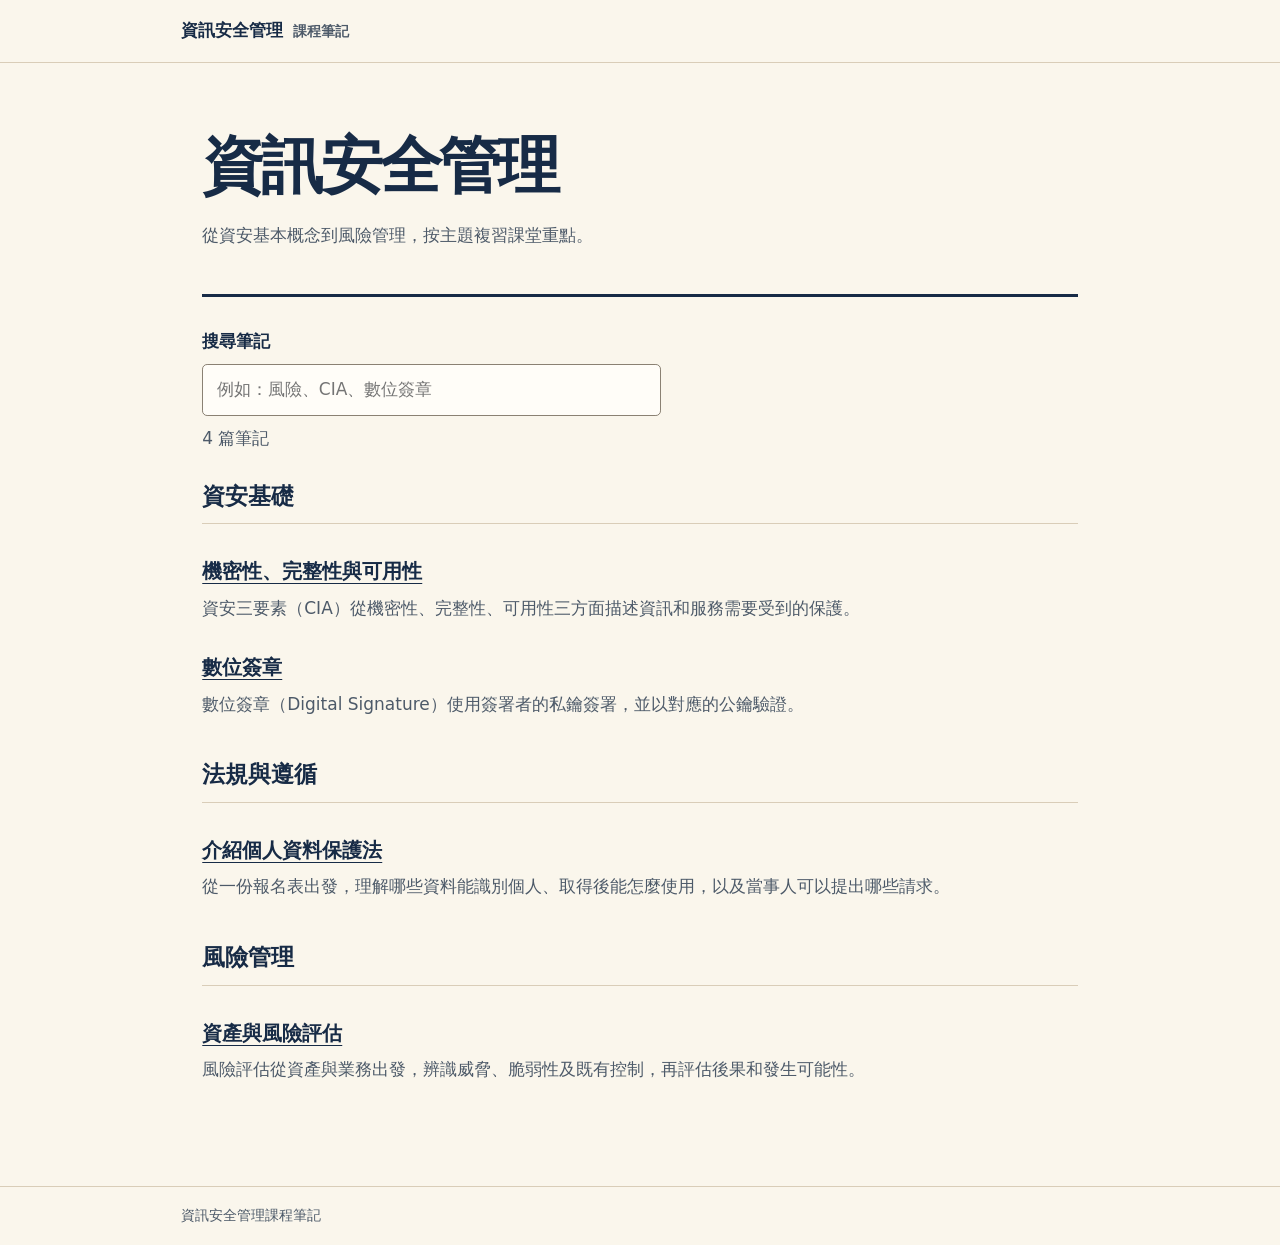
<file: index.html>
<!doctype html>
<html lang="zh-Hant">
<head>
<meta charset="utf-8">
<meta name="viewport" content="width=device-width, initial-scale=1">
<title>首頁 · 資訊安全管理課程筆記</title>
<link rel="stylesheet" href="style.css">
<script src="app.js" defer></script>
</head>
<body>
<a class="skip" href="#main">跳至主要內容</a>
<header class="masthead"><a href="index.html">資訊安全管理<span>課程筆記</span></a></header>
<main id="main">
<div class="intro">
<h1>資訊安全管理</h1>
<p>從資安基本概念到風險管理，按主題複習課堂重點。</p>
</div>
<div class="catalog">
<label for="search">搜尋筆記</label>
<input id="search" type="search" placeholder="例如：風險、CIA、數位簽章">
<p id="results" aria-live="polite">4 篇筆記</p>
<section class="group"><h2>資安基礎</h2><ul><li data-note data-search="資安基礎 機密性、完整性與可用性 資安三要素（CIA）從機密性、完整性、可用性三方面描述資訊和服務需要受到的保護。 - 機密性（Confidentiality）關注誰可以接觸資料。
- 完整性（Integrity）關注資料是否正確，以及是否遭到未授權修改。
- 可用性（Availability）關注授權使用者能否在需要時取得資料或使用服務。

三個構面可以套用在同一項業務。分析時先找出需要保護的資料和服務，再分別問：哪些人能讀取？如何知道紀錄正確？使用者在什麼時段需要服務？ 教學示例：以課程選課系統來看，限制誰能讀取名單是機密性，避免選課紀錄被擅改是完整性，選課時段能順利登入則是可用性。

複習題：選課系統可正常登入，但學生的選課紀錄被擅自修改。優先受影響的是完整性，因為問題出在資料正確性。若課程名單也被未授權者讀取，還要考量機密性。 課程教材《ISM1 資訊安全範疇》，PDF 第 5 頁，SRC-0004。"><a href="notes/cia-triad.html">機密性、完整性與可用性</a><p>資安三要素（CIA）從機密性、完整性、可用性三方面描述資訊和服務需要受到的保護。</p></li><li data-note data-search="資安基礎 數位簽章 數位簽章（Digital Signature）使用簽署者的私鑰簽署，並以對應的公鑰驗證。 驗證者需要取得可信的簽署者公鑰，才能用驗證結果判斷簽章與訊息是否相符。若訊息還需要保密，須另外考慮加密。

簽署與驗證可拆成兩個步驟。簽署者使用私鑰對訊息產生簽章。驗證者以取得的公鑰核對簽章與收到的訊息。驗證結果取決於公鑰與身分的對應是否可信。 教材以比特幣交易為例，說明如何透過簽章驗證交易授權。可用這個案例複習私鑰簽署與公鑰驗證各自的用途。

複習題：若簽署後有人修改訊息，驗證者仍用原簽章檢查修改後的版本，核對應無法通過。若還需要讓旁人無法讀取訊息，則要另外考量加密。 - 課程教材《ISM1 資訊安全範疇》，PDF 第 33–34 頁，SRC-0004。
- 課程教材《ISM 5-1 Blockchain &amp; Bitcoin》，PDF 第 10–11、18–19 頁，SRC-0001。"><a href="notes/digital-signature.html">數位簽章</a><p>數位簽章（Digital Signature）使用簽署者的私鑰簽署，並以對應的公鑰驗證。</p></li></ul></section>
<section class="group"><h2>法規與遵循</h2><ul><li data-note data-search="法規與遵循 介紹個人資料保護法 從一份報名表出發，理解哪些資料能識別個人、取得後能怎麼使用，以及當事人可以提出哪些請求。 閱讀範圍：本篇依課程使用的民國 104 年 12 月 30 日修正版本整理。以下條號與說明均對應該歷史教材，現行適用條件須另查官方法規。

立法目的與個人資料（第 1、2 條）。教材將保障人格權與促進合理利用並列。姓名、聯絡方式與醫療資料是常見類型，判斷時也要看資料能否直接或間接識別自然人。即使欄位沒有姓名，仍須考量它與其他資料組合後是否能指向特定的人。

蒐集、處理與利用（第 2、5 條）。取得資料是蒐集。為建立或使用個資檔案而記錄、儲存、修正或刪除資料，屬於處理。將已蒐集的資料作處理以外的使用，屬於利用。教材要求資料活動與蒐集目的有合理關聯，並落在特定目的的必要範圍內。

當事人權利（第 3、10、11 條）。當事人可依規定請求查詢或閱覽、取得複製本、補充或更正、停止蒐集處理利用，以及刪除。第 10、11 條另說明行使條件與例外。接到請求時，先辨明對方希望查看資料、修改內容，或停止某項資料活動。

告知事項（第 8、9 條）。向當事人蒐集時，教材列出蒐集者名稱、蒐集目的、資料類別、利用期間與範圍、當事人權利與行使方式等事項。若資料來自當事人以外的來源，第 9 條另談來源告知。兩條都包含例外情形。

保存與後續處置（第 11、18、27 條）。教材把資料正確性、目的消失或期限屆滿後的處置，以及安全維護放在資料管理的不同環節。第 18、27 條在這份歷史教材中分別討論公務機關與非公務機關的安全維護，保護面向包括竊取、竄改、毀損、滅失與洩漏。 教學示例：系上舉辦資安講座，以表單收集姓名與電子郵件，供報名確認和活動通知。以下用教材概念拆解流程。

- 報名時。取得姓名與信箱屬於蒐集。先說明收集資料的目的、用途與聯絡窗口，再檢視各欄位對活動是否必要。
- 整理名單時。匯入、修正及保存報名紀錄屬於處理。可限制名單由承辦人存取，並確認更正後的信箱是否同步反映在通知名單。
- 寄通知時。使用名單寄出場地資訊是資料利用。若日後想用同一份名單宣傳其他活動，應重新檢視目的與適用條件。
- 活動結束後。若有人要求更正或刪除，先確認請求的內容，再依適用條件處理。也可趁此檢查哪些資料仍有保存目的。

複習題：活動後要用報名名單寄送其他活動廣告，你會先檢查什麼？可先比較原先的蒐集目的與新用途，再回查教材第 5 條及相關規定。 - 課程教材《ISM2-1個人資料保護法_螢光重點》，SRC-0006，民國 104 年 12 月 30 日修正版本。
- PDF 第 1 頁，第 1–3、5 條。PDF 第 2–3 頁，第 8–11 條。PDF 第 4、6 頁，第 18、27 條。"><a href="notes/personal-data-protection.html">介紹個人資料保護法</a><p>從一份報名表出發，理解哪些資料能識別個人、取得後能怎麼使用，以及當事人可以提出哪些請求。</p></li></ul></section>
<section class="group"><h2>風險管理</h2><ul><li data-note data-search="風險管理 資產與風險評估 風險評估從資產與業務出發，辨識威脅、脆弱性及既有控制，再評估後果和發生可能性。 - 資產盤點記錄需要保護的資訊或系統，以及負責管理的人。
- 威脅是可能造成損害的情況。脆弱性是可能讓損害發生或擴大的弱點。
- 評估後果與發生可能性後，再依組織採用的準則選擇風險處理方式。

區分「可能發生什麼事」與「哪個弱點使它容易發生」。辨識這兩項後，再盤點目前的控制措施，評估在現有防護下仍可能發生的影響。 教學示例：以課程作業平台為資產，列出帳號遭冒用的風險，檢視現有登入控制，再評估作業資料可能受到的影響。教材中的計分與接受門檻是示例，實際使用時須依組織情境設定。

教學示例：若平台共用管理帳號，可先記錄帳號遭冒用的威脅與共用帳號的弱點，再檢視可能影響的資料及操作。評估後，可把改用個別帳號和定期檢視權限列為改善選項。 課程教材《ISM3-3 資通安全維護計畫撰寫作業》，PDF 第 15–29 頁，SRC-0011。"><a href="notes/risk-assessment.html">資產與風險評估</a><p>風險評估從資產與業務出發，辨識威脅、脆弱性及既有控制，再評估後果和發生可能性。</p></li></ul></section>
</div>
</main>
<footer>資訊安全管理課程筆記</footer>
</body>
</html>
</file>
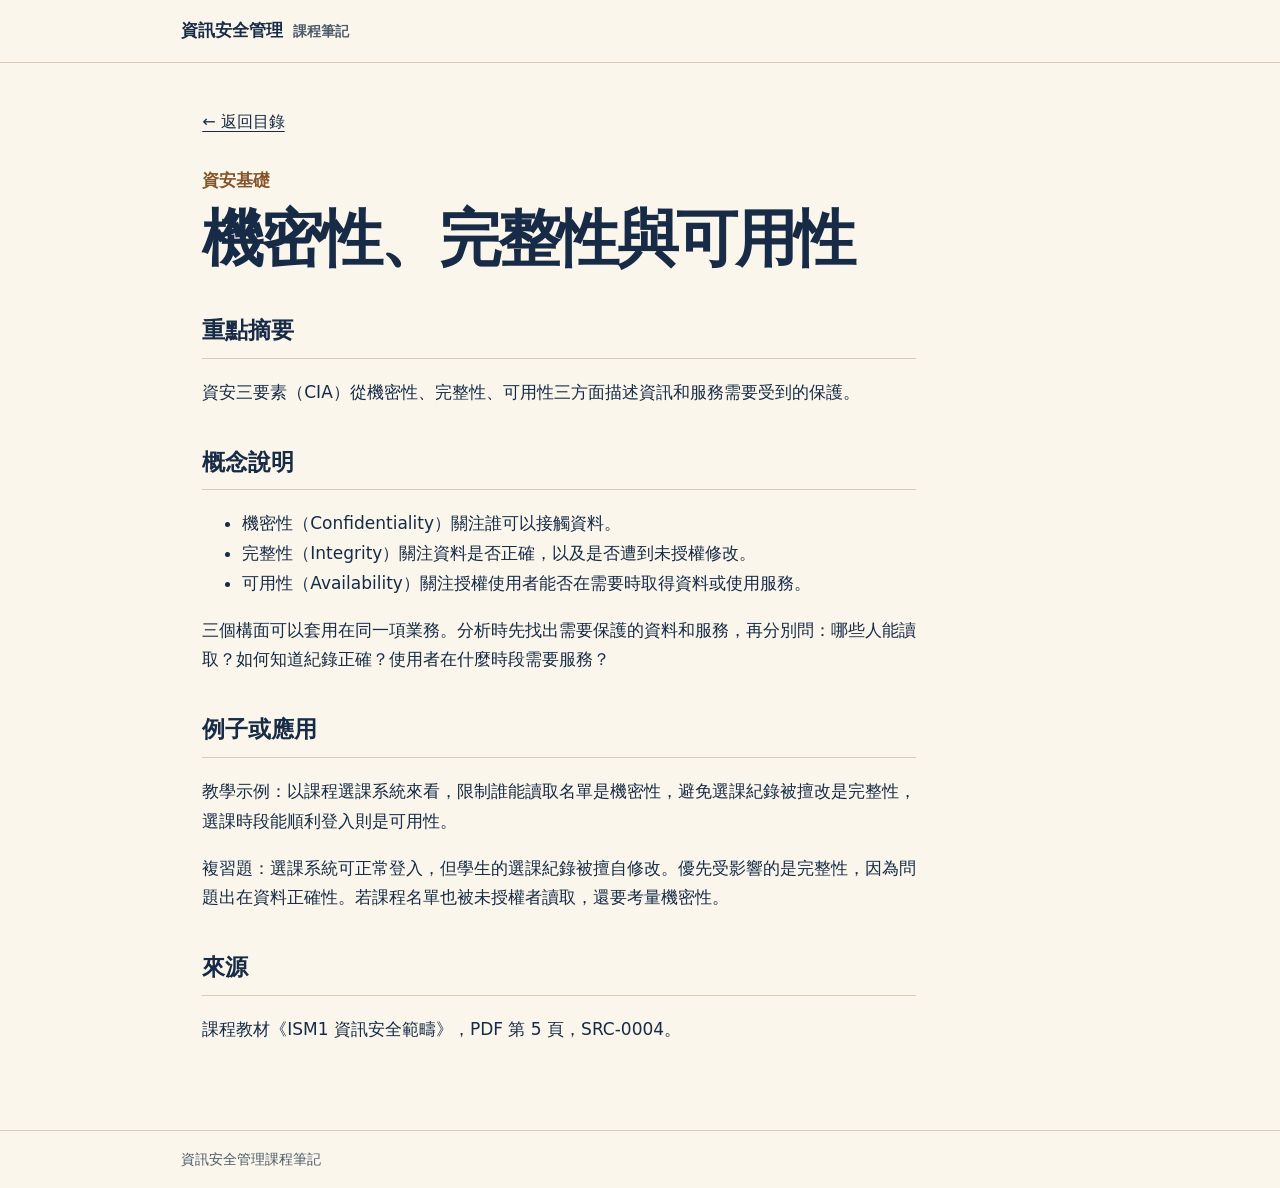
<file: notes/cia-triad.html>
<!doctype html>
<html lang="zh-Hant">
<head>
<meta charset="utf-8">
<meta name="viewport" content="width=device-width, initial-scale=1">
<title>機密性、完整性與可用性 · 資訊安全管理課程筆記</title>
<link rel="stylesheet" href="../style.css">

</head>
<body>
<a class="skip" href="#main">跳至主要內容</a>
<header class="masthead"><a href="../index.html">資訊安全管理<span>課程筆記</span></a></header>
<main id="main">
<article><a class="back" href="../index.html">← 返回目錄</a><p class="category">資安基礎</p><h1>機密性、完整性與可用性</h1><section><h2>重點摘要</h2><p>資安三要素（CIA）從機密性、完整性、可用性三方面描述資訊和服務需要受到的保護。</p></section>
<section><h2>概念說明</h2><ul><li>機密性（Confidentiality）關注誰可以接觸資料。</li><li>完整性（Integrity）關注資料是否正確，以及是否遭到未授權修改。</li><li>可用性（Availability）關注授權使用者能否在需要時取得資料或使用服務。</li></ul>
<p>三個構面可以套用在同一項業務。分析時先找出需要保護的資料和服務，再分別問：哪些人能讀取？如何知道紀錄正確？使用者在什麼時段需要服務？</p></section>
<section><h2>例子或應用</h2><p>教學示例：以課程選課系統來看，限制誰能讀取名單是機密性，避免選課紀錄被擅改是完整性，選課時段能順利登入則是可用性。</p>
<p>複習題：選課系統可正常登入，但學生的選課紀錄被擅自修改。優先受影響的是完整性，因為問題出在資料正確性。若課程名單也被未授權者讀取，還要考量機密性。</p></section>
<section><h2>來源</h2><p>課程教材《ISM1 資訊安全範疇》，PDF 第 5 頁，SRC-0004。</p></section></article>
</main>
<footer>資訊安全管理課程筆記</footer>
</body>
</html>
</file>
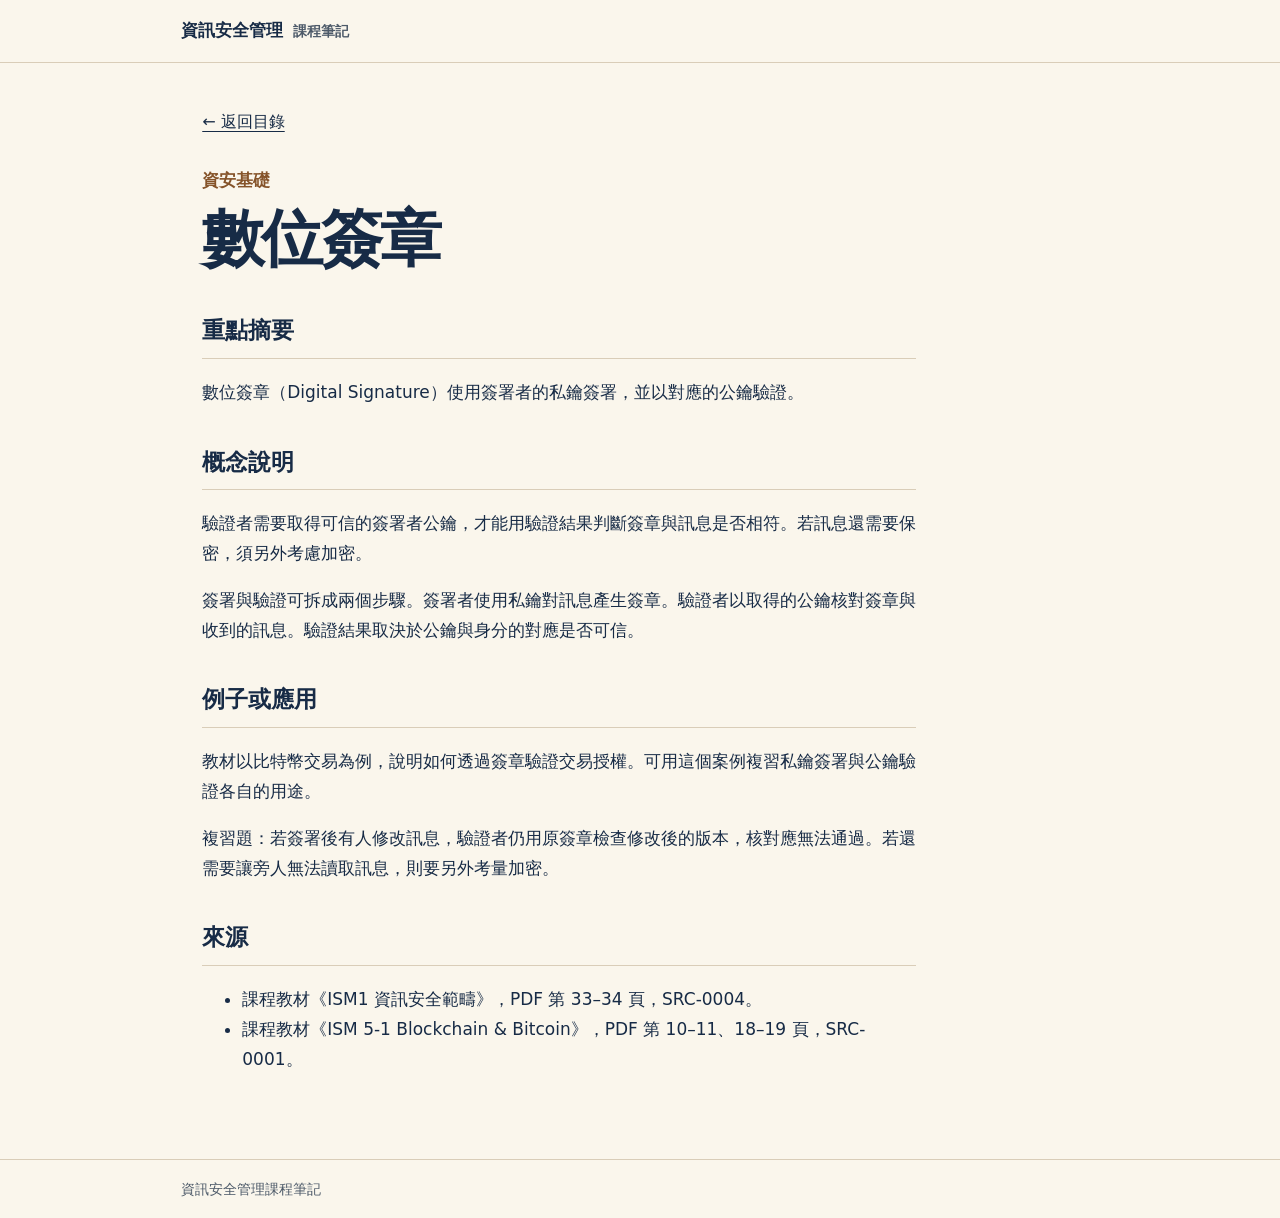
<file: notes/digital-signature.html>
<!doctype html>
<html lang="zh-Hant">
<head>
<meta charset="utf-8">
<meta name="viewport" content="width=device-width, initial-scale=1">
<title>數位簽章 · 資訊安全管理課程筆記</title>
<link rel="stylesheet" href="../style.css">

</head>
<body>
<a class="skip" href="#main">跳至主要內容</a>
<header class="masthead"><a href="../index.html">資訊安全管理<span>課程筆記</span></a></header>
<main id="main">
<article><a class="back" href="../index.html">← 返回目錄</a><p class="category">資安基礎</p><h1>數位簽章</h1><section><h2>重點摘要</h2><p>數位簽章（Digital Signature）使用簽署者的私鑰簽署，並以對應的公鑰驗證。</p></section>
<section><h2>概念說明</h2><p>驗證者需要取得可信的簽署者公鑰，才能用驗證結果判斷簽章與訊息是否相符。若訊息還需要保密，須另外考慮加密。</p>
<p>簽署與驗證可拆成兩個步驟。簽署者使用私鑰對訊息產生簽章。驗證者以取得的公鑰核對簽章與收到的訊息。驗證結果取決於公鑰與身分的對應是否可信。</p></section>
<section><h2>例子或應用</h2><p>教材以比特幣交易為例，說明如何透過簽章驗證交易授權。可用這個案例複習私鑰簽署與公鑰驗證各自的用途。</p>
<p>複習題：若簽署後有人修改訊息，驗證者仍用原簽章檢查修改後的版本，核對應無法通過。若還需要讓旁人無法讀取訊息，則要另外考量加密。</p></section>
<section><h2>來源</h2><ul><li>課程教材《ISM1 資訊安全範疇》，PDF 第 33–34 頁，SRC-0004。</li><li>課程教材《ISM 5-1 Blockchain &amp; Bitcoin》，PDF 第 10–11、18–19 頁，SRC-0001。</li></ul></section></article>
</main>
<footer>資訊安全管理課程筆記</footer>
</body>
</html>
</file>
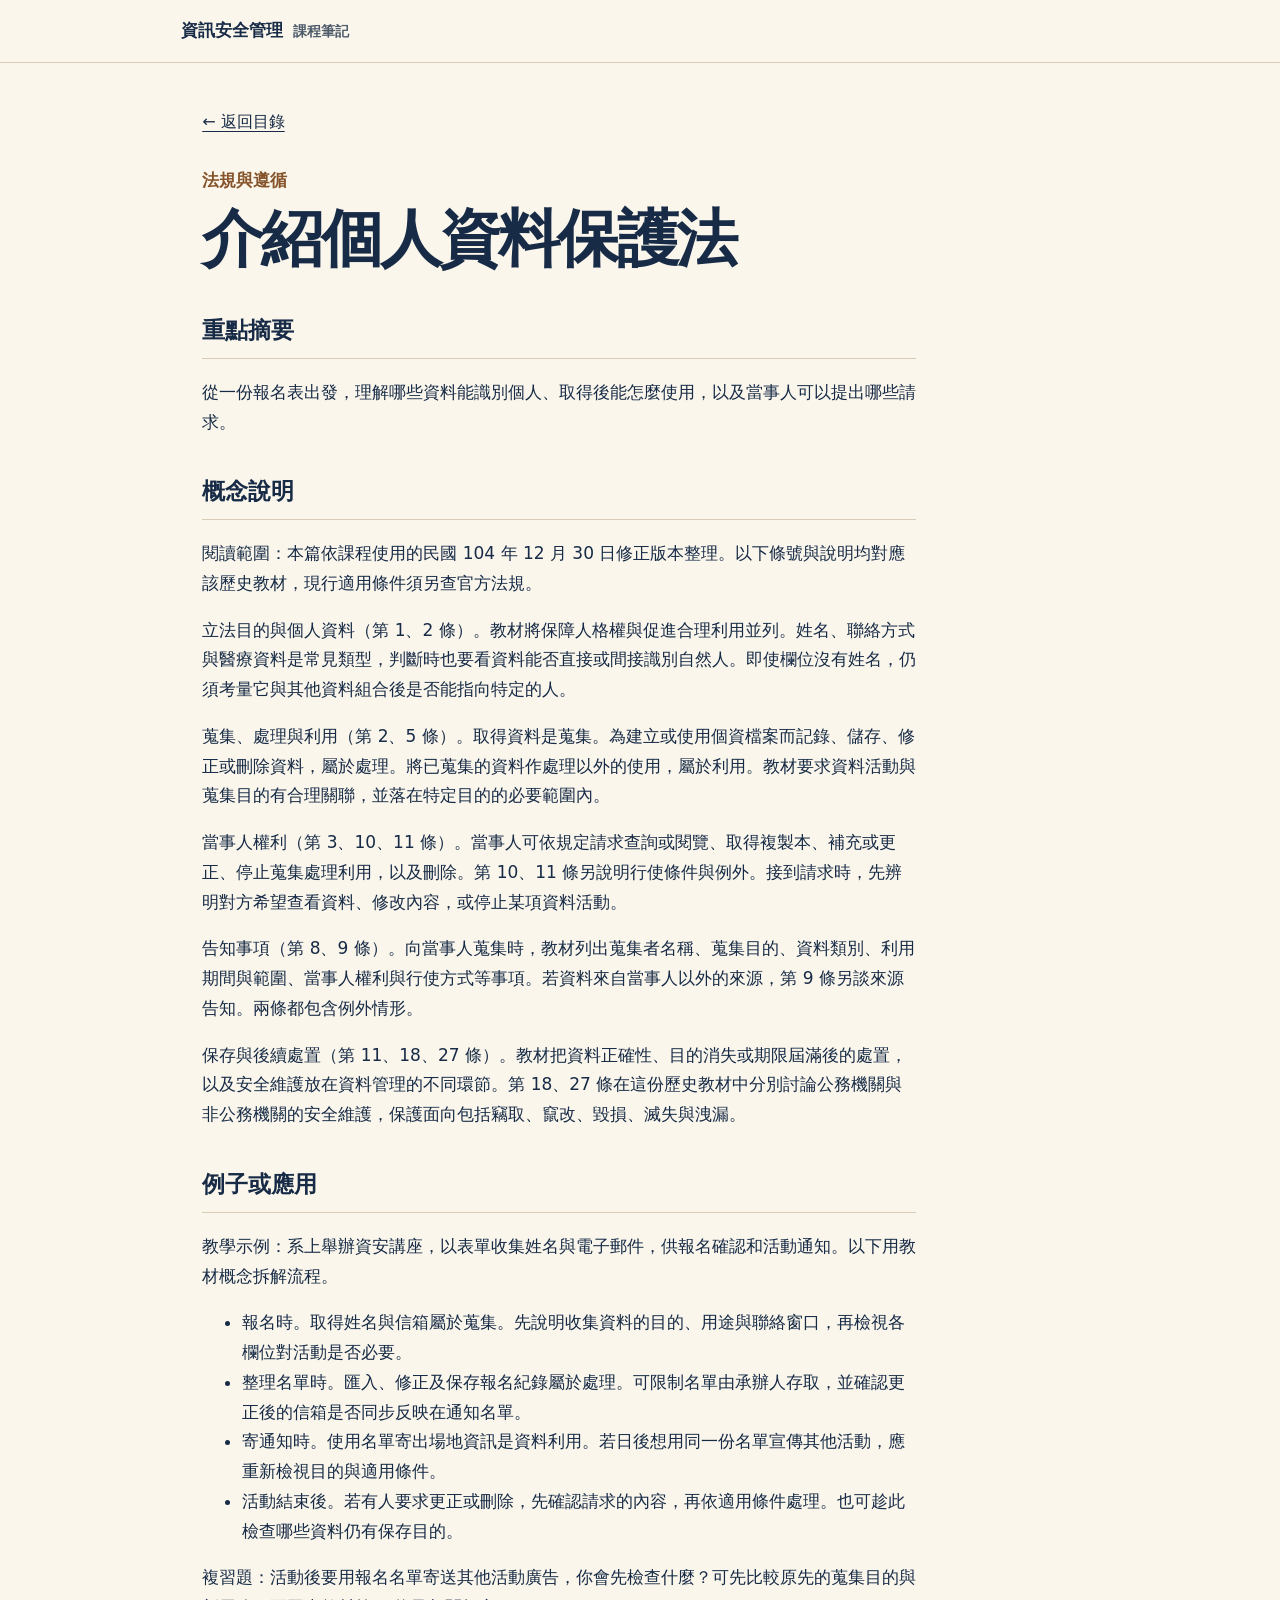
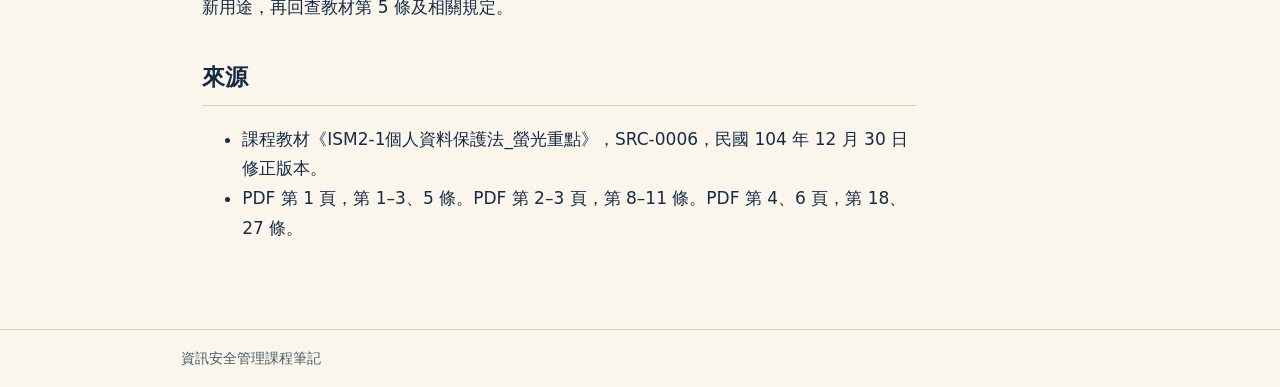
<file: notes/personal-data-protection.html>
<!doctype html>
<html lang="zh-Hant">
<head>
<meta charset="utf-8">
<meta name="viewport" content="width=device-width, initial-scale=1">
<title>介紹個人資料保護法 · 資訊安全管理課程筆記</title>
<link rel="stylesheet" href="../style.css">

</head>
<body>
<a class="skip" href="#main">跳至主要內容</a>
<header class="masthead"><a href="../index.html">資訊安全管理<span>課程筆記</span></a></header>
<main id="main">
<article><a class="back" href="../index.html">← 返回目錄</a><p class="category">法規與遵循</p><h1>介紹個人資料保護法</h1><section><h2>重點摘要</h2><p>從一份報名表出發，理解哪些資料能識別個人、取得後能怎麼使用，以及當事人可以提出哪些請求。</p></section>
<section><h2>概念說明</h2><p>閱讀範圍：本篇依課程使用的民國 104 年 12 月 30 日修正版本整理。以下條號與說明均對應該歷史教材，現行適用條件須另查官方法規。</p>
<p>立法目的與個人資料（第 1、2 條）。教材將保障人格權與促進合理利用並列。姓名、聯絡方式與醫療資料是常見類型，判斷時也要看資料能否直接或間接識別自然人。即使欄位沒有姓名，仍須考量它與其他資料組合後是否能指向特定的人。</p>
<p>蒐集、處理與利用（第 2、5 條）。取得資料是蒐集。為建立或使用個資檔案而記錄、儲存、修正或刪除資料，屬於處理。將已蒐集的資料作處理以外的使用，屬於利用。教材要求資料活動與蒐集目的有合理關聯，並落在特定目的的必要範圍內。</p>
<p>當事人權利（第 3、10、11 條）。當事人可依規定請求查詢或閱覽、取得複製本、補充或更正、停止蒐集處理利用，以及刪除。第 10、11 條另說明行使條件與例外。接到請求時，先辨明對方希望查看資料、修改內容，或停止某項資料活動。</p>
<p>告知事項（第 8、9 條）。向當事人蒐集時，教材列出蒐集者名稱、蒐集目的、資料類別、利用期間與範圍、當事人權利與行使方式等事項。若資料來自當事人以外的來源，第 9 條另談來源告知。兩條都包含例外情形。</p>
<p>保存與後續處置（第 11、18、27 條）。教材把資料正確性、目的消失或期限屆滿後的處置，以及安全維護放在資料管理的不同環節。第 18、27 條在這份歷史教材中分別討論公務機關與非公務機關的安全維護，保護面向包括竊取、竄改、毀損、滅失與洩漏。</p></section>
<section><h2>例子或應用</h2><p>教學示例：系上舉辦資安講座，以表單收集姓名與電子郵件，供報名確認和活動通知。以下用教材概念拆解流程。</p>
<ul><li>報名時。取得姓名與信箱屬於蒐集。先說明收集資料的目的、用途與聯絡窗口，再檢視各欄位對活動是否必要。</li><li>整理名單時。匯入、修正及保存報名紀錄屬於處理。可限制名單由承辦人存取，並確認更正後的信箱是否同步反映在通知名單。</li><li>寄通知時。使用名單寄出場地資訊是資料利用。若日後想用同一份名單宣傳其他活動，應重新檢視目的與適用條件。</li><li>活動結束後。若有人要求更正或刪除，先確認請求的內容，再依適用條件處理。也可趁此檢查哪些資料仍有保存目的。</li></ul>
<p>複習題：活動後要用報名名單寄送其他活動廣告，你會先檢查什麼？可先比較原先的蒐集目的與新用途，再回查教材第 5 條及相關規定。</p></section>
<section><h2>來源</h2><ul><li>課程教材《ISM2-1個人資料保護法_螢光重點》，SRC-0006，民國 104 年 12 月 30 日修正版本。</li><li>PDF 第 1 頁，第 1–3、5 條。PDF 第 2–3 頁，第 8–11 條。PDF 第 4、6 頁，第 18、27 條。</li></ul></section></article>
</main>
<footer>資訊安全管理課程筆記</footer>
</body>
</html>
</file>
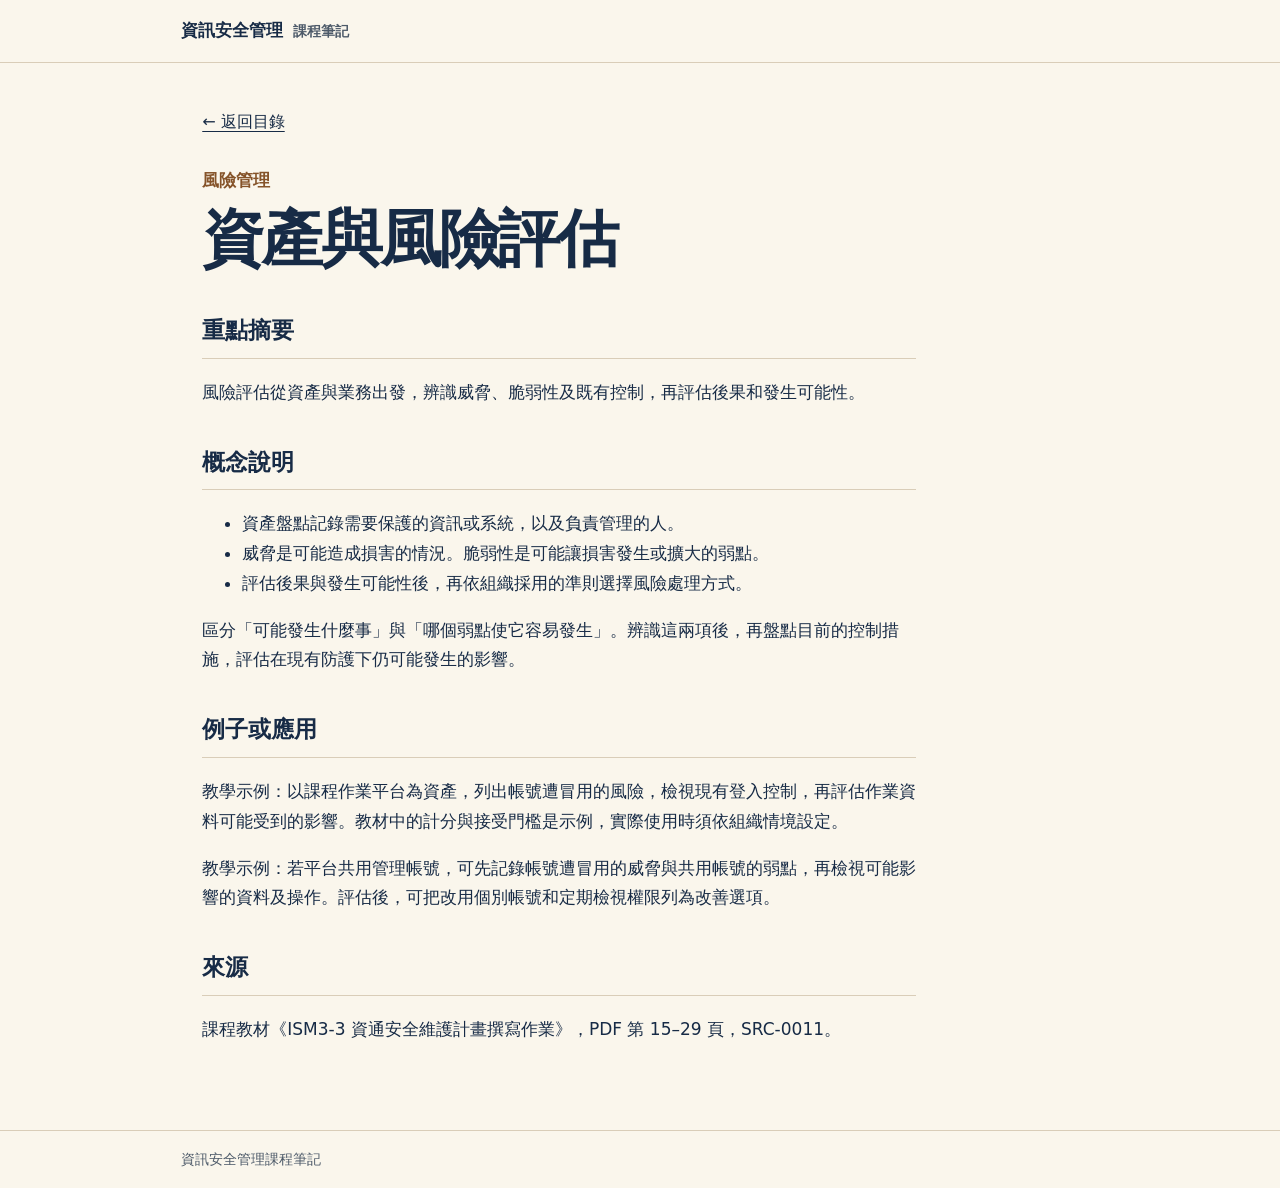
<file: notes/risk-assessment.html>
<!doctype html>
<html lang="zh-Hant">
<head>
<meta charset="utf-8">
<meta name="viewport" content="width=device-width, initial-scale=1">
<title>資產與風險評估 · 資訊安全管理課程筆記</title>
<link rel="stylesheet" href="../style.css">

</head>
<body>
<a class="skip" href="#main">跳至主要內容</a>
<header class="masthead"><a href="../index.html">資訊安全管理<span>課程筆記</span></a></header>
<main id="main">
<article><a class="back" href="../index.html">← 返回目錄</a><p class="category">風險管理</p><h1>資產與風險評估</h1><section><h2>重點摘要</h2><p>風險評估從資產與業務出發，辨識威脅、脆弱性及既有控制，再評估後果和發生可能性。</p></section>
<section><h2>概念說明</h2><ul><li>資產盤點記錄需要保護的資訊或系統，以及負責管理的人。</li><li>威脅是可能造成損害的情況。脆弱性是可能讓損害發生或擴大的弱點。</li><li>評估後果與發生可能性後，再依組織採用的準則選擇風險處理方式。</li></ul>
<p>區分「可能發生什麼事」與「哪個弱點使它容易發生」。辨識這兩項後，再盤點目前的控制措施，評估在現有防護下仍可能發生的影響。</p></section>
<section><h2>例子或應用</h2><p>教學示例：以課程作業平台為資產，列出帳號遭冒用的風險，檢視現有登入控制，再評估作業資料可能受到的影響。教材中的計分與接受門檻是示例，實際使用時須依組織情境設定。</p>
<p>教學示例：若平台共用管理帳號，可先記錄帳號遭冒用的威脅與共用帳號的弱點，再檢視可能影響的資料及操作。評估後，可把改用個別帳號和定期檢視權限列為改善選項。</p></section>
<section><h2>來源</h2><p>課程教材《ISM3-3 資通安全維護計畫撰寫作業》，PDF 第 15–29 頁，SRC-0011。</p></section></article>
</main>
<footer>資訊安全管理課程筆記</footer>
</body>
</html>
</file>
<file: style.css>
:root {
  color-scheme: light;
  --paper: #faf6ec;
  --ink: #172b46;
  --muted: #4d5a69;
  --line: #d9cdb8;
  --accent: #855329;
  font: 17px/1.75 "Microsoft JhengHei", "PingFang TC", system-ui, sans-serif;
}
* { box-sizing: border-box; }
body { margin: 0; background: var(--paper); color: var(--ink); }
a { color: inherit; text-underline-offset: .25em; }
a:hover { color: var(--accent); }
:focus-visible { outline: 2px solid var(--accent); outline-offset: 4px; }
.masthead, footer { padding: .95rem max(1.25rem, calc((100% - 54rem) / 2)); }
.masthead { border-bottom: 1px solid var(--line); }
.masthead a { text-decoration: none; font-weight: 750; }
.masthead span { margin-left: .75em; color: var(--muted); font-size: .8rem; }
main { max-width: 54rem; min-height: 75vh; margin: auto; padding: 2.6rem 1.25rem 4rem; }
.intro { border-bottom: 3px solid var(--ink); padding: 1rem 0 1.55rem; }
h1 { margin: .3rem 0 .65rem; font-size: clamp(2rem, 6vw, 3.65rem); line-height: 1.2; letter-spacing: -.045em; }
.intro p, .group p, #results, footer { color: var(--muted); }
.catalog { padding-top: 1.8rem; }
label { display: block; font-weight: 700; }
input { width: min(100%, 27rem); padding: .6rem .8rem; margin-top: .4rem; border: 1px solid #8a8173; background: #fffdf8; border-radius: .3rem; color: var(--ink); font: inherit; }
#results { margin: .45rem 0 1.3rem; }
.group h2, article h2 { font-size: 1.35rem; border-bottom: 1px solid var(--line); padding-bottom: .45rem; }
.group ul { list-style: none; padding: 0; }
.group li { padding: .7rem 0 .95rem; }
.group a { font-size: 1.17rem; font-weight: 750; }
.group p { margin: .2rem 0 0; }
article { max-width: 42rem; }
article section { margin-top: 2rem; }
.category { margin: 1.7rem 0 .35rem; color: var(--accent); font-weight: 750; }
.back { font-size: .94rem; }
footer { border-top: 1px solid var(--line); font-size: .85rem; }
.skip { position: absolute; left: -10000px; }
.skip:focus { left: 1rem; top: 1rem; background: var(--paper); padding: .5rem; }
@media (max-width: 520px) { main { padding-top: 1.8rem; } .group li { padding-bottom: .7rem; } }
</file>
